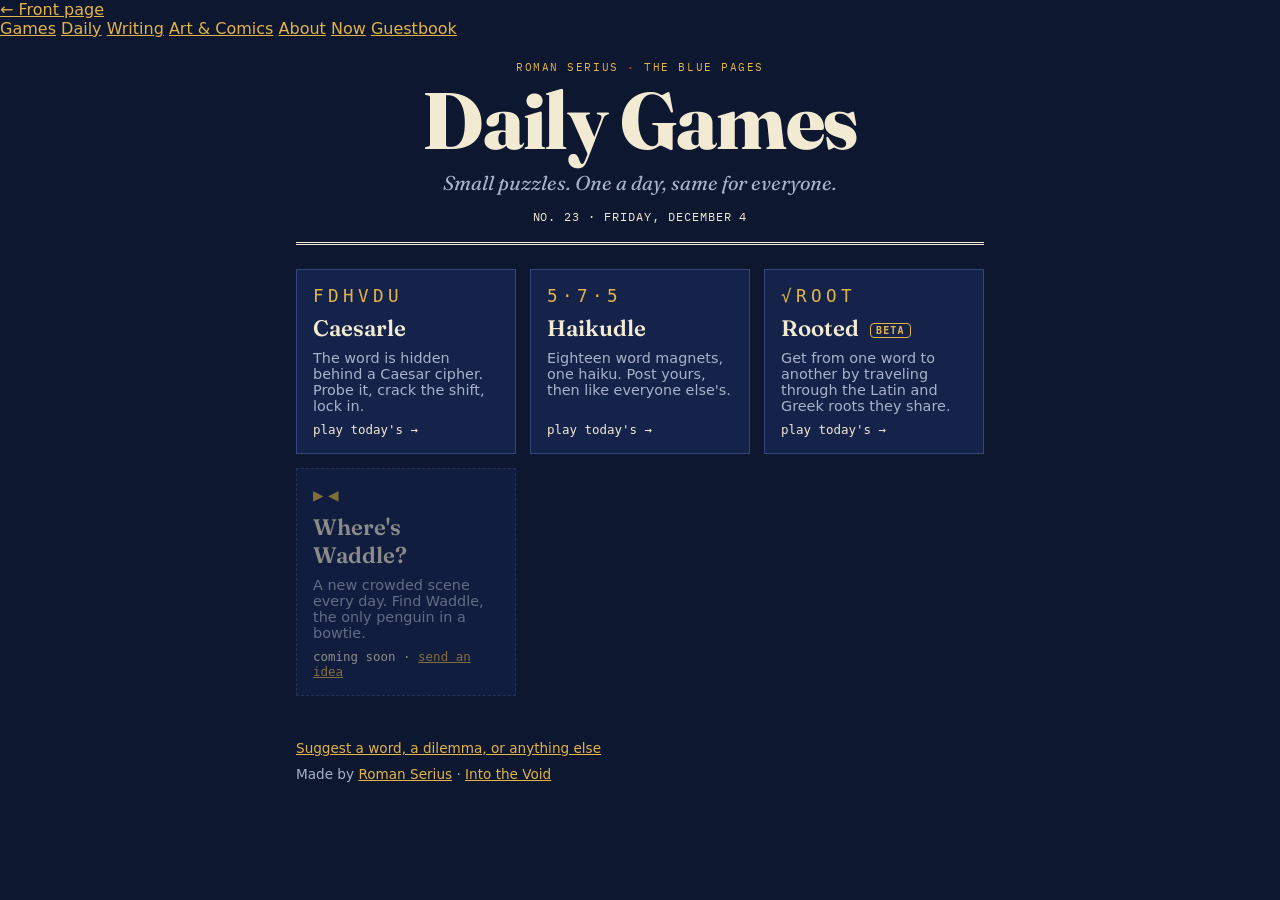
<file: index.html>
<!DOCTYPE html>
<html lang="en">
<head>
  <meta charset="utf-8">
  <meta name="viewport" content="width=device-width, initial-scale=1">
  <title>Daily Games by Roman Serius: Caesarle and more</title>
  <meta name="description" content="Free daily puzzle games by Roman Serius, including Caesarle, a Wordle-style word game hidden behind a Caesar cipher. A new puzzle every day.">
  <link rel="canonical" href="https://romanserius.com/daily-games/">
  <meta property="og:type" content="website">
  <meta property="og:site_name" content="Daily Games by Roman Serius">
  <meta property="og:title" content="Daily Games by Roman Serius">
  <meta property="og:description" content="Free daily puzzle games by Roman Serius, including Caesarle, a Wordle-style word game hidden behind a Caesar cipher. A new puzzle every day.">
  <meta property="og:url" content="https://romanserius.com/daily-games/">
  <meta property="og:image" content="https://romanserius.com/daily-games/og.png">
  <meta property="og:image:width" content="1200">
  <meta property="og:image:height" content="630">
  <meta name="twitter:card" content="summary_large_image">
  <meta name="theme-color" content="#0d1730">
  <script type="application/ld+json">
{
  "@context": "https://schema.org",
  "@type": "WebSite",
  "name": "Daily Games",
  "url": "https://romanserius.com/daily-games/",
  "description": "Free daily puzzle games by Roman Serius, including Caesarle, a Wordle-style word game hidden behind a Caesar cipher. A new puzzle every day.",
  "author": {
    "@type": "Person",
    "name": "Roman Serius",
    "url": "https://romanserius.com/"
  }
}
  </script>

  <link rel="icon" href="data:image/svg+xml,<svg xmlns=%22http://www.w3.org/2000/svg%22 viewBox=%220 0 100 100%22><rect width=%22100%22 height=%22100%22 rx=%2220%22 fill=%22%230d1730%22/><text x=%2250%22 y=%2270%22 font-size=%2260%22 text-anchor=%22middle%22 fill=%22%23e3b448%22 font-family=%22Georgia%22>D</text></svg>">
  <link rel="preconnect" href="https://fonts.googleapis.com">
  <link rel="preconnect" href="https://fonts.gstatic.com" crossorigin>
  <link href="https://fonts.googleapis.com/css2?family=Fraunces:opsz,wght@9..144,400;9..144,600;9..144,800&family=Newsreader:ital,opsz,wght@0,6..72,400;1,6..72,400&family=IBM+Plex+Mono:wght@400;500&display=swap" rel="stylesheet">
  <link rel="stylesheet" href="https://romanserius.com/assets/dateline.css">
  <link rel="stylesheet" href="shared/style.css">
  <style>
    /* Hub: a blue-pages masthead like /games/ */
    .hub { max-width: 720px; margin: 0 auto; padding: 0 16px 48px; }
    .hero { text-align: center; padding: 22px 0 18px; border-bottom: 3px double var(--ink); }
    .hero .kicker { font-style: normal; font-family: "IBM Plex Mono", var(--mono); font-size: 11px; letter-spacing: .14em; text-transform: uppercase; color: var(--gold); margin: 0 0 8px; }
    .hero .kicker b { color: var(--red); font-weight: 500; }
    .hero h1 { font-family: "Fraunces", var(--serif); font-weight: 800; font-size: clamp(44px, 10vw, 80px); line-height: .95; letter-spacing: -.02em; margin: 0; color: var(--ink); }
    .hero h1 span { color: var(--red); }
    .hero p { font-family: "Fraunces", var(--serif); font-style: italic; font-size: 20px; color: var(--muted); margin: 12px 0 0; }
    .date { font-family: "IBM Plex Mono", var(--mono); color: var(--ink); font-size: 12px; letter-spacing: .08em; text-transform: uppercase; margin-top: 14px; }
    .grid { display: grid; grid-template-columns: repeat(auto-fill, minmax(200px, 1fr)); gap: 14px; margin-top: 24px; }
    .game-card {
      display: flex; flex-direction: column; gap: 8px;
      background: var(--panel); border: 1px solid #34477a; border-radius: 0;
      padding: 16px; text-decoration: none; color: var(--ink); min-height: 170px;
      transition: transform .12s, border-color .12s;
    }
    a.game-card:hover { transform: translate(-2px, -2px); box-shadow: 4px 4px 0 var(--gold); border-color: var(--gold); }
    .game-card .glyph { font-family: var(--mono); font-size: 1.1rem; letter-spacing: .25em; color: var(--gold); }
    .game-card h2 { font-family: "Fraunces", var(--serif); font-weight: 600; margin: 0; font-size: 1.4rem; }
    .game-card p { margin: 0; color: var(--muted); font-size: .9rem; flex: 1; }
    .game-card .status { font-size: .78rem; font-family: var(--mono); }
    .game-card .status.done { color: var(--hit); }
    .game-card.soon { opacity: .55; border-style: dashed; }
    .game-card .beta { font-family: var(--mono); font-size: .62rem; letter-spacing: .12em; text-transform: uppercase; color: var(--gold); border: 1px solid currentColor; border-radius: 4px; padding: 1px 5px; vertical-align: middle; margin-left: 6px; }
    footer { margin-top: 40px; color: var(--muted); font-size: .85rem; line-height: 1.9; }
  </style>
</head>
<body>
  <header class="dateline-bar blue">
    <div class="dateline">
      <a class="dl-home" href="/">← Front page</a>
      <nav class="site-nav" aria-label="Site">
        <a href="/games/">Games</a>
        <a href="/daily-games/" aria-current="page">Daily</a>
        <a href="https://intothevoidpress.substack.com">Writing</a>
        <a href="/art-and-comics/">Art &amp; Comics</a>
        <a href="/about/">About</a>
        <a href="/now/">Now</a>
        <a href="/guestbook/">Guestbook</a>
      </nav>
    </div>
  </header>
  <main class="hub">
    <section class="hero">
      <p class="kicker">Roman Serius <b>·</b> The blue pages</p>
      <h1>Daily Games</h1>
      <p>Small puzzles. One a day, same for everyone.</p>
      <div class="date" id="today"></div>
    </section>

    <section class="grid" id="games"></section>

    <footer>
      <a href="contact/">Suggest a word, a dilemma, or anything else</a><br>
      Made by <a href="https://romanserius.com/">Roman Serius</a> ·
      <a href="https://intothevoidpress.substack.com">Into the Void</a>
    </footer>
  </main>

  <script src="shared/daily.js"></script>
  <script src="shared/games.js"></script>
  <script src="shared/analytics.js"></script>
  <script>
    // Games are listed in shared/games.js.
    const GAMES = window.GAMES;

    const day = Daily.dayNumber();
    document.getElementById("today").textContent =
      `No. ${day} · ${new Date().toLocaleDateString(undefined, { weekday: "long", month: "long", day: "numeric" })}`;

    document.getElementById("games").innerHTML = GAMES.map((g) => {
      if (g.status !== "live") {
        return `<div class="game-card soon"><div class="glyph">${g.glyph}</div><h2>${g.name}</h2><p>${g.blurb}</p><div class="status">coming soon · <a href="contact/?game=${g.id}">send an idea</a></div></div>`;
      }
      const s = Daily.loadDay(g.id, day);
      const done = s && s.status && s.status !== "playing";
      const streak = Daily.stats(g.id).streak;
      const label = done ? `✓ played today${streak ? ` · ${streak}🔥` : ""}` : "play today's →";
      return `<a class="game-card" href="${g.id}/"><div class="glyph">${g.glyph}</div><h2>${g.name}${g.beta ? ' <span class="beta">beta</span>' : ""}</h2><p>${g.blurb}</p><div class="status${done ? " done" : ""}">${label}</div></a>`;
    }).join("");
  </script>
</body>
</html>
</file>
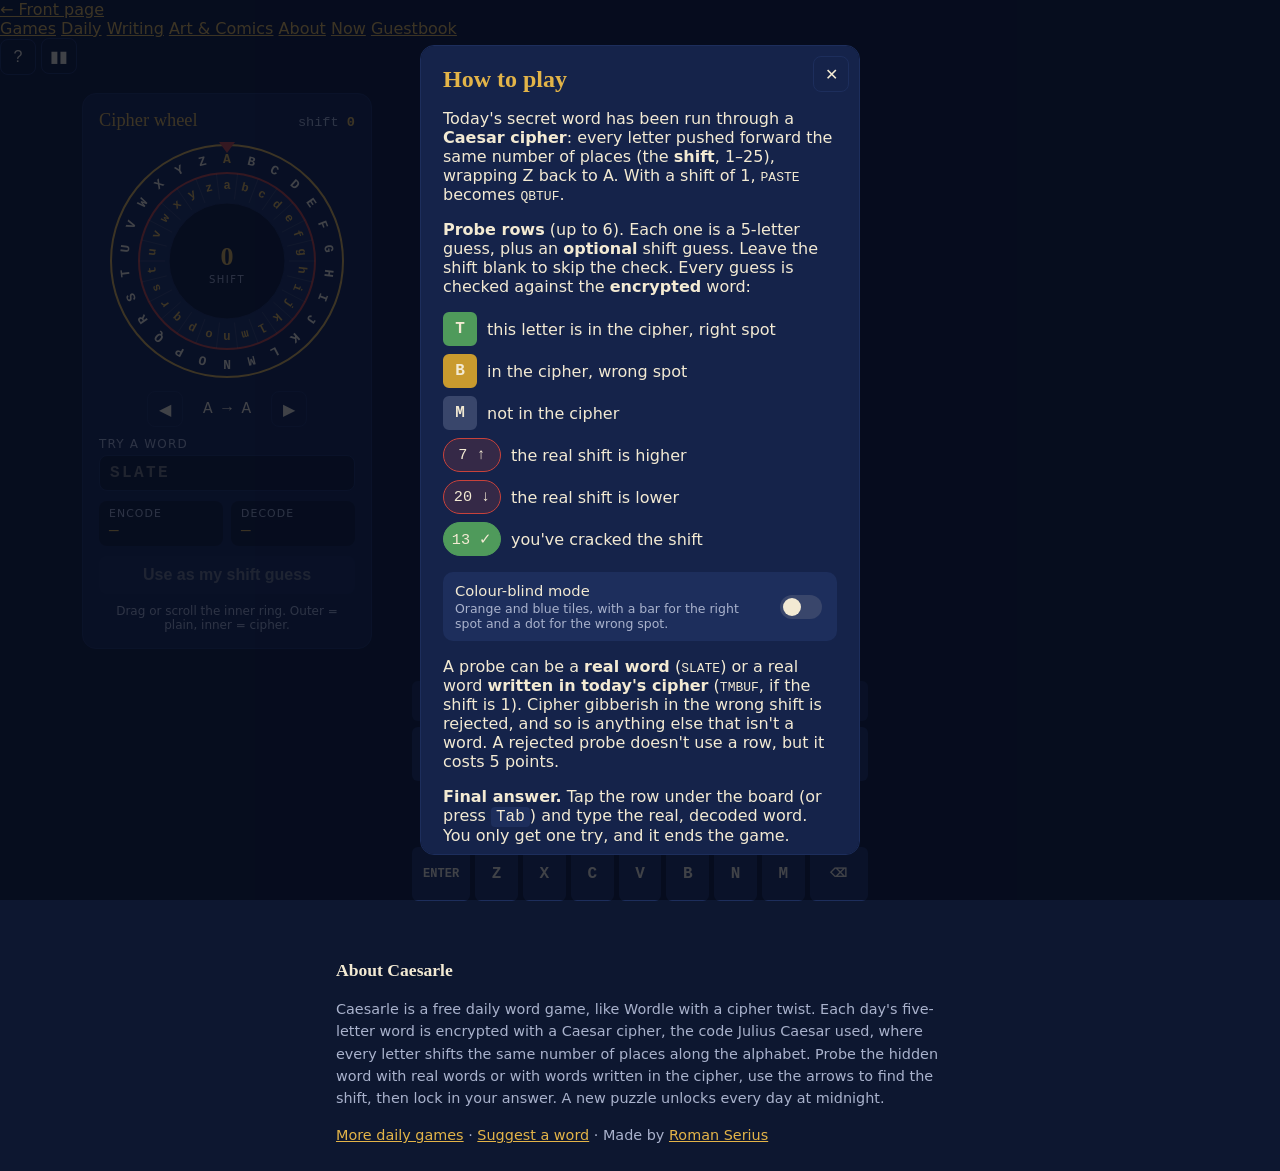
<file: caesarle/index.html>
<!DOCTYPE html>
<html lang="en">
<head>
  <meta charset="utf-8">
  <meta name="viewport" content="width=device-width, initial-scale=1, maximum-scale=1">
  <title>Caesarle: the daily Caesar cipher word game</title>
  <meta name="description" content="Caesarle is a free daily word puzzle where the answer is hidden behind a Caesar cipher. Probe the encrypted word, crack the shift, and lock in your answer. New cipher every day.">
  <link rel="canonical" href="https://romanserius.com/daily-games/caesarle/">
  <meta property="og:type" content="website">
  <meta property="og:site_name" content="Daily Games by Roman Serius">
  <meta property="og:title" content="Caesarle: the daily Caesar cipher word game">
  <meta property="og:description" content="Caesarle is a free daily word puzzle where the answer is hidden behind a Caesar cipher. Probe the encrypted word, crack the shift, and lock in your answer. New cipher every day.">
  <meta property="og:url" content="https://romanserius.com/daily-games/caesarle/">
  <meta property="og:image" content="https://romanserius.com/daily-games/caesarle/og.png">
  <meta property="og:image:width" content="1200">
  <meta property="og:image:height" content="630">
  <meta name="twitter:card" content="summary_large_image">
  <meta name="theme-color" content="#0d1730">
  <script type="application/ld+json">
{
  "@context": "https://schema.org",
  "@type": "WebApplication",
  "name": "Caesarle",
  "url": "https://romanserius.com/daily-games/caesarle/",
  "description": "Caesarle is a free daily word puzzle where the answer is hidden behind a Caesar cipher. Probe the encrypted word, crack the shift, and lock in your answer. New cipher every day.",
  "applicationCategory": "GameApplication",
  "genre": [
    "Word game",
    "Puzzle",
    "Cipher"
  ],
  "operatingSystem": "Any (web browser)",
  "isAccessibleForFree": true,
  "inLanguage": "en",
  "offers": {
    "@type": "Offer",
    "price": "0",
    "priceCurrency": "USD"
  },
  "author": {
    "@type": "Person",
    "name": "Roman Serius",
    "url": "https://romanserius.com/"
  }
}
  </script>

  <link rel="icon" href="data:image/svg+xml,<svg xmlns=%22http://www.w3.org/2000/svg%22 viewBox=%220 0 100 100%22><rect width=%22100%22 height=%22100%22 rx=%2220%22 fill=%22%230d1730%22/><text x=%2250%22 y=%2270%22 font-size=%2260%22 text-anchor=%22middle%22 fill=%22%23e3b448%22 font-family=%22Georgia%22>D</text></svg>">
  <link rel="preconnect" href="https://fonts.googleapis.com">
  <link rel="preconnect" href="https://fonts.gstatic.com" crossorigin>
  <link href="https://fonts.googleapis.com/css2?family=Fraunces:opsz,wght@9..144,400;9..144,600;9..144,800&family=Newsreader:ital,opsz,wght@0,6..72,400;1,6..72,400&family=IBM+Plex+Mono:wght@400;500&display=swap" rel="stylesheet">
  <link rel="stylesheet" href="https://romanserius.com/assets/dateline.css">
  <link rel="stylesheet" href="../shared/style.css">
  <link rel="stylesheet" href="caesarle.css">
</head>
<body>
  <header class="dateline-bar blue has-tools">
    <div class="dateline">
      <a class="dl-home" href="/">← Front page</a>
      <nav class="site-nav" aria-label="Site">
        <a href="/games/">Games</a>
        <a href="/daily-games/" aria-current="page">Daily</a>
        <a href="https://intothevoidpress.substack.com">Writing</a>
        <a href="/art-and-comics/">Art &amp; Comics</a>
        <a href="/about/">About</a>
        <a href="/now/">Now</a>
        <a href="/guestbook/">Guestbook</a>
      </nav>
      <div class="tools">
        <button class="icon-btn" id="wheelBtn" aria-label="Cipher wheel" aria-controls="wheelPanel">◎</button>
        <button class="icon-btn" id="helpBtn" aria-label="How to play">?</button>
        <button class="icon-btn" id="statsBtn" aria-label="Statistics">▮▮</button>
      </div>
    </div>
  </header>

  <div class="layout">
  <aside class="wheel-panel" id="wheelPanel" aria-label="Cipher wheel"></aside>
  <main class="game">
    <h1 class="title">Caesarle <small id="dayLabel"></small></h1>

    <section class="board" id="board" aria-live="polite" aria-label="Probe guesses"></section>

    <section class="final" id="finalArea" aria-label="Final answer">
      <div class="final-label">Final answer <span>· one shot, ends the game</span></div>
      <div class="final-row" id="finalRow" tabindex="0" role="button" aria-label="Type your final answer"></div>
      <button class="btn lock" id="lockBtn">Lock in</button>
    </section>

    <section class="keyboard" id="keyboard"></section>
  </main>
  </div>
  <div class="scrim" id="scrim"></div>

  <div class="modal" id="helpModal" role="dialog" aria-modal="true" aria-labelledby="helpTitle">
    <div class="card">
      <button class="icon-btn close" data-close>✕</button>
      <h2 id="helpTitle">How to play</h2>
      <p>Today's secret word has been run through a <b>Caesar cipher</b>:
        every letter pushed forward the same number of places (the <b>shift</b>,
        1–25), wrapping Z back to A. With a shift of 1, <code>PASTE</code>
        becomes <code>QBTUF</code>.</p>
      <p><b>Probe rows</b> (up to 6). Each one is a 5-letter guess, plus an
        <b>optional</b> shift guess. Leave the shift blank to skip the check.
        Every guess is checked against the <b>encrypted</b> word:</p>
      <ul class="legend">
        <li><span class="tile hit">T</span> this letter is in the cipher, right spot</li>
        <li><span class="tile near">B</span> in the cipher, wrong spot</li>
        <li><span class="tile miss">M</span> not in the cipher</li>
        <li><span class="badge done">7 ↑</span> the real shift is higher</li>
        <li><span class="badge done">20 ↓</span> the real shift is lower</li>
        <li><span class="badge exact">13 ✓</span> you've cracked the shift</li>
      </ul>
      <label class="setting">
        <span>Colour-blind mode
          <small>Orange and blue tiles, with a bar for the right spot and a dot for the wrong spot.</small></span>
        <input type="checkbox" id="cbMode" role="switch">
      </label>
      <p>A probe can be a <b>real word</b> (<code>SLATE</code>) or a real word
        <b>written in today's cipher</b> (<code>TMBUF</code>, if the shift is 1).
        Cipher gibberish in the wrong shift is rejected, and so is anything else
        that isn't a word. A rejected probe doesn't use a row, but it costs 5 points.</p>
      <p><b>Final answer.</b> Tap the row under the board (or press <kbd>Tab</kbd>)
        and type the real, decoded word. You only get one try, and it ends the game.</p>
      <h3>Points</h3>
      <table class="points">
        <tr><td>Correct final answer</td><td>+100</td></tr>
        <tr><td>🏛️ No probes (Veni, vidi, vici)</td><td>+60</td></tr>
        <tr><td>1 probe</td><td>+30</td></tr>
        <tr><td>2 probes</td><td>+20</td></tr>
        <tr><td>3 probes</td><td>+10</td></tr>
        <tr><td>4 probes</td><td>0</td></tr>
        <tr><td>5 probes</td><td>−10</td></tr>
        <tr><td>6 probes</td><td>−20</td></tr>
        <tr><td>🔑 Cracked the key (hit the exact shift)</td><td>+25</td></tr>
        <tr><td>🕶️ No shift checks (never entered a shift guess)</td><td>+50</td></tr>
        <tr><td>📜 Speaks cipher (a probe accepted only in cipher)</td><td>+15</td></tr>
        <tr><td>🙈 Ignored the signs (a shift guess the arrows already ruled out)</td><td>−10 each</td></tr>
        <tr><td>🗡️ Et tu? (probed the real answer instead of locking it in)</td><td>−15</td></tr>
        <tr><td>🚫 Barbarians at the gate (a probe rejected as not-a-word)</td><td>−5 each</td></tr>
        <tr><td>💀 Wrong final answer (no bonuses; rejections still count)</td><td>−25</td></tr>
      </table>
      <p class="muted">The <b>◎ cipher wheel</b> on the left lets you line up the two
        alphabets at any shift and test words. It's a scratchpad and doesn't know today's answer.</p>
      <p class="muted">Think a word should (or shouldn't) be in the game?
        <a href="../contact/?game=caesarle">Tell me</a>.</p>
      <p class="muted">Keyboard: letters to type, digits for the shift,
        <kbd>Enter</kbd> to probe (shift optional), <kbd>Tab</kbd> to switch to the final answer.</p>
    </div>
  </div>

  <div class="modal" id="confirmModal" role="dialog" aria-modal="true" aria-labelledby="confirmTitle">
    <div class="card">
      <h2 id="confirmTitle">Lock in <span id="confirmWord"></span>?</h2>
      <p>This is your only final answer. The game ends either way.</p>
      <div class="actions">
        <button class="btn" id="confirmYes">Lock it in</button>
        <button class="btn secondary" data-close>Keep probing</button>
      </div>
    </div>
  </div>

  <div class="modal" id="statsModal" role="dialog" aria-modal="true" aria-labelledby="statsTitle">
    <div class="card">
      <button class="icon-btn close" data-close>✕</button>
      <div id="endBlock" class="end-block"></div>
      <h2 id="statsTitle">Statistics</h2>
      <div id="statsBody"></div>
    </div>
  </div>

  <footer class="about">
    <h2>About Caesarle</h2>
    <p>Caesarle is a free daily word game, like Wordle with a cipher twist. Each day's
      five-letter word is encrypted with a Caesar cipher, the code Julius Caesar used,
      where every letter shifts the same number of places along the alphabet. Probe the
      hidden word with real words or with words written in the cipher, use the arrows to
      find the shift, then lock in your answer. A new puzzle unlocks every day at midnight.</p>
    <p><a href="../">More daily games</a> · <a href="../contact/?game=caesarle">Suggest a word</a> · Made by <a href="https://romanserius.com/">Roman Serius</a></p>
  </footer>

  <div class="toast" id="toast"></div>

  <script src="../shared/daily.js"></script>
  <script src="../shared/games.js"></script>
  <script src="../shared/analytics.js"></script>
  <script src="../shared/wheel.js"></script>
  <script src="words.js"></script>
  <script src="caesarle.js"></script>
</body>
</html>
</file>
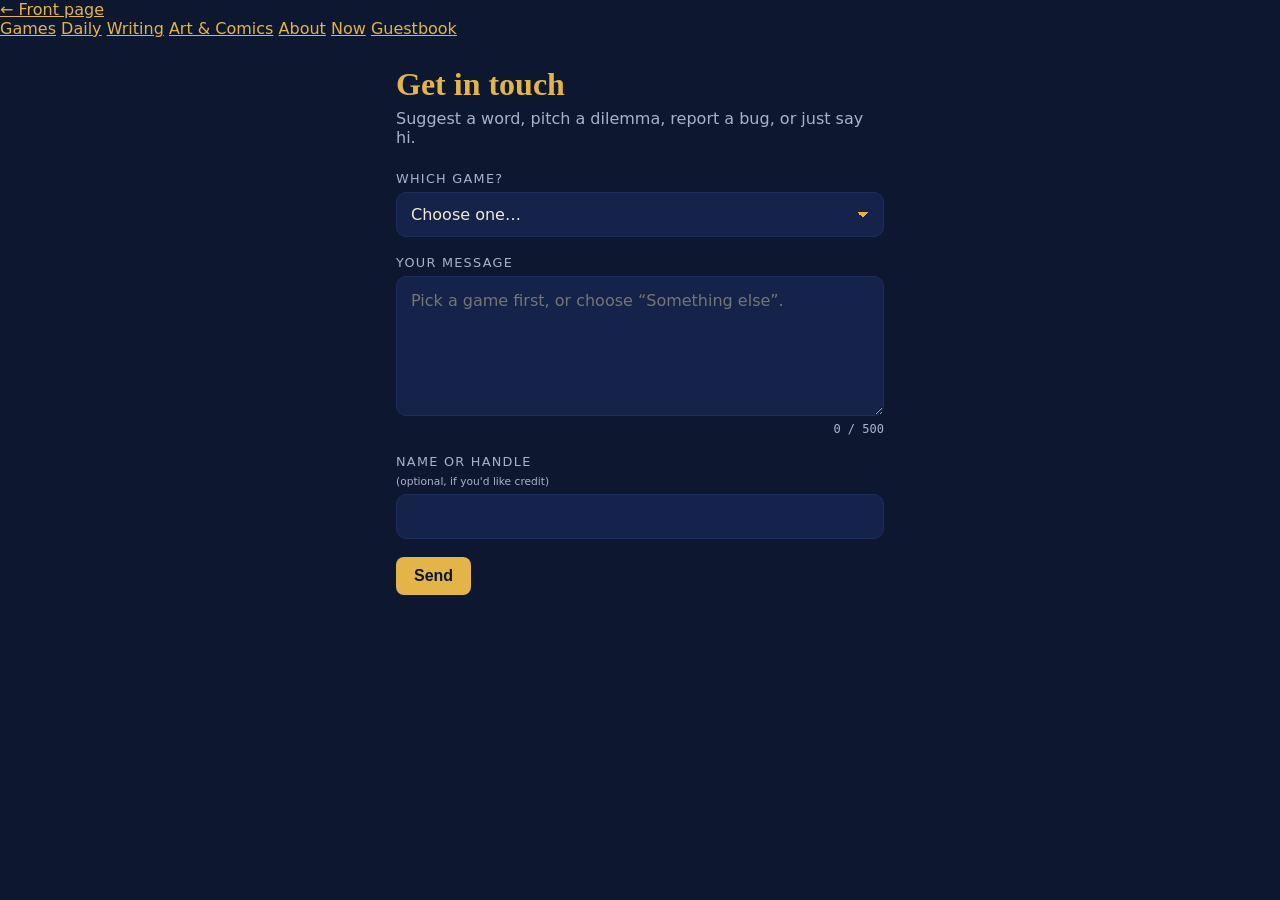
<file: contact/index.html>
<!DOCTYPE html>
<html lang="en">
<head>
  <meta charset="utf-8">
  <meta name="viewport" content="width=device-width, initial-scale=1">
  <title>Contact · Daily Games</title>
  <meta name="description" content="Suggest a word for Caesarle or Haikudle, an idea for Where's Waddle, or report a problem.">
  <link rel="canonical" href="https://romanserius.com/daily-games/contact/">
  <meta property="og:type" content="website">
  <meta property="og:site_name" content="Daily Games by Roman Serius">
  <meta property="og:title" content="Contact · Daily Games">
  <meta property="og:description" content="Suggest a word, pitch a dilemma, or report a problem.">
  <meta property="og:url" content="https://romanserius.com/daily-games/contact/">
  <meta property="og:image" content="https://romanserius.com/daily-games/og.png">
  <meta property="og:image:width" content="1200">
  <meta property="og:image:height" content="630">
  <meta name="twitter:card" content="summary_large_image">
  <meta name="theme-color" content="#0d1730">

  <link rel="icon" href="data:image/svg+xml,<svg xmlns=%22http://www.w3.org/2000/svg%22 viewBox=%220 0 100 100%22><rect width=%22100%22 height=%22100%22 rx=%2220%22 fill=%22%230d1730%22/><text x=%2250%22 y=%2270%22 font-size=%2260%22 text-anchor=%22middle%22 fill=%22%23e3b448%22 font-family=%22Georgia%22>D</text></svg>">
  <link rel="preconnect" href="https://fonts.googleapis.com">
  <link rel="preconnect" href="https://fonts.gstatic.com" crossorigin>
  <link href="https://fonts.googleapis.com/css2?family=Fraunces:opsz,wght@9..144,400;9..144,600;9..144,800&family=Newsreader:ital,opsz,wght@0,6..72,400;1,6..72,400&family=IBM+Plex+Mono:wght@400;500&display=swap" rel="stylesheet">
  <link rel="stylesheet" href="https://romanserius.com/assets/dateline.css">
  <link rel="stylesheet" href="../shared/style.css">
  <style>
    .contact { max-width: 520px; margin: 0 auto; padding: 28px 16px 48px; }
    .contact h1 { font-family: var(--serif); color: var(--gold); margin: 0 0 6px; font-size: 2rem; }
    .contact .lead { color: var(--muted); margin: 0 0 24px; }
    form { display: grid; gap: 18px; }
    label { display: grid; gap: 6px; font-size: 0.8rem; text-transform: uppercase; letter-spacing: 0.1em; color: var(--muted); }
    label small { text-transform: none; letter-spacing: 0; }
    select, textarea, input[type=text] {
      background: var(--panel); color: var(--ink); border: 1px solid var(--panel-2); border-radius: 10px;
      padding: 12px 14px; font: 1rem var(--sans); width: 100%;
    }
    select:focus, textarea:focus, input[type=text]:focus { outline: none; border-color: var(--gold); }
    select { appearance: none; background-image: linear-gradient(45deg, transparent 50%, var(--gold) 50%), linear-gradient(135deg, var(--gold) 50%, transparent 50%);
      background-position: calc(100% - 20px) 50%, calc(100% - 14px) 50%; background-size: 6px 6px; background-repeat: no-repeat; padding-right: 40px; }
    textarea { min-height: 140px; resize: vertical; line-height: 1.45; }
    .count { text-align: right; font-family: var(--mono); font-size: 0.75rem; color: var(--muted); text-transform: none; letter-spacing: 0; }
    .count.near { color: var(--gold); }
    .hp { position: absolute; left: -9999px; }
    .row-end { display: flex; align-items: center; gap: 14px; flex-wrap: wrap; }
    .status { font-size: 0.9rem; color: var(--muted); }
    .status.err { color: var(--red); }
    .done { text-align: center; padding: 36px 16px; background: var(--panel); border: 1px solid var(--panel-2); border-radius: 14px; }
    .done h2 { font-family: var(--serif); color: var(--gold); margin: 0 0 8px; }
    .done p { color: var(--muted); }
    .notice { background: #2a0f12; border: 1px solid var(--red); border-radius: 10px; padding: 10px 14px; font-size: 0.85rem; margin-bottom: 18px; }
    .notice code { font-family: var(--mono); color: var(--gold); }
    pre.preview { white-space: pre-wrap; font: 0.8rem var(--mono); background: var(--bg); padding: 10px; border-radius: 8px; text-align: left; color: var(--ink); }
  </style>
</head>
<body>
  <header class="dateline-bar blue">
    <div class="dateline">
      <a class="dl-home" href="/">← Front page</a>
      <nav class="site-nav" aria-label="Site">
        <a href="/games/">Games</a>
        <a href="/daily-games/">Daily</a>
        <a href="https://intothevoidpress.substack.com">Writing</a>
        <a href="/art-and-comics/">Art &amp; Comics</a>
        <a href="/about/">About</a>
        <a href="/now/">Now</a>
        <a href="/guestbook/">Guestbook</a>
      </nav>
    </div>
  </header>

  <main class="contact">
    <h1>Get in touch</h1>
    <p class="lead">Suggest a word, pitch a dilemma, report a bug, or just say hi.</p>

    <div id="notice"></div>

    <form id="form" novalidate>
      <label>Which game?
        <select name="game" id="game" required></select>
      </label>

      <label>Your message
        <textarea name="message" id="message" maxlength="500" required></textarea>
        <span class="count" id="count">0 / 500</span>
      </label>

      <label>Name or handle <small>(optional, if you'd like credit)</small>
        <input type="text" name="name" id="name" maxlength="60" autocomplete="nickname">
      </label>

      <!-- spam trap: real people never see or tick this -->
      <input type="checkbox" name="botcheck" class="hp" tabindex="-1" autocomplete="off">

      <div class="row-end">
        <button class="btn" type="submit" id="send">Send</button>
        <span class="status" id="status" role="status"></span>
      </div>
    </form>

    <div class="done" id="done" hidden>
      <h2 id="doneTitle">Thanks!</h2>
      <p id="doneText">Your message is on its way.</p>
      <div id="donePreview"></div>
      <p><a href="../">Back to the games</a> · <a href="" id="again">Send another</a></p>
    </div>
  </main>

  <script src="../shared/daily.js"></script>
  <script src="../shared/games.js"></script>
  <script src="../shared/analytics.js"></script>
  <script>
    (function () {
      const $ = (id) => document.getElementById(id);
      const KEY = (window.SITE && window.SITE.contactKey) || "";
      const HOOK = (window.SITE && window.SITE.discordWebhook) || "";
      const READY = !!(KEY || HOOK);
      const MAX = 500;

      // Dropdown: every game, then general options
      const options = [
        ...window.GAMES.map((g) => ({ id: g.id, name: g.name, hint: g.suggest })),
        { id: "site", name: "The site in general", hint: "Something about the site, a new game idea, or a problem…" },
        { id: "other", name: "Something else", hint: "What's on your mind?" },
      ];
      $("game").innerHTML =
        `<option value="" disabled selected>Choose one…</option>` +
        options.map((o) => `<option value="${o.id}">${o.name}</option>`).join("");

      // ?game=caesarle preselects a game (used by links from each game)
      const pre = new URLSearchParams(location.search).get("game");
      if (options.some((o) => o.id === pre)) $("game").value = pre;

      function updateHint() {
        const o = options.find((x) => x.id === $("game").value);
        $("message").placeholder = o ? o.hint : "Pick a game first, or choose “Something else”.";
      }
      function updateCount() {
        const n = $("message").value.length;
        $("count").textContent = `${n} / ${MAX}`;
        $("count").classList.toggle("near", n > MAX - 50);
      }
      $("game").addEventListener("change", updateHint);
      $("message").addEventListener("input", updateCount);
      updateHint();
      updateCount();

      if (!READY) {
        $("notice").innerHTML = Daily.TEST
          ? `<div class="notice"><b>Test mode:</b> the form isn't connected yet, so Send shows what would be sent instead. Add a Discord webhook (<code>discordWebhook</code>) or a Web3Forms key (<code>contactKey</code>) in <code>shared/games.js</code>.</div>`
          : `<div class="notice">The contact form isn't set up yet. Please check back soon.</div>`;
      }

      function setStatus(msg, err) {
        $("status").textContent = msg;
        $("status").classList.toggle("err", !!err);
      }

      $("form").addEventListener("submit", async (e) => {
        e.preventDefault();
        const game = options.find((o) => o.id === $("game").value);
        const message = $("message").value.trim();
        if (!game) { $("game").focus(); return setStatus("Pick which game this is about.", true); }
        if (message.length < 3) { $("message").focus(); return setStatus("Write a short message first.", true); }

        const payload = {
          access_key: KEY,
          subject: `[Daily Games] ${game.name}`,
          from_name: "Daily Games contact form",
          game: game.name,
          message,
          name: $("name").value.trim() || "(not given)",
          page: document.referrer || "(direct)",
          botcheck: $("form").botcheck.checked,
        };

        if (!READY) {
          if (!Daily.TEST) return setStatus("The contact form isn't set up yet.", true);
          const { access_key, botcheck, ...shown } = payload;
          $("doneTitle").textContent = "Preview";
          $("doneText").textContent = "Test mode: nothing was sent. This is what you'd receive:";
          showDone(`<pre class="preview">${escapeHtml(JSON.stringify(shown, null, 2))}</pre>`);
          return;
        }

        if (payload.botcheck) return showDone(""); // a bot ticked the trap: pretend it worked, send nothing

        $("send").disabled = true;
        setStatus("Sending…");
        const jobs = [];
        if (HOOK) jobs.push(sendDiscord(payload));
        if (KEY) jobs.push(sendEmail(payload));
        const results = await Promise.allSettled(jobs);
        $("send").disabled = false;
        if (results.some((r) => r.status === "fulfilled")) { showDone(""); if (window.track) track("contact/sent", "Contact form sent"); }
        else setStatus((results[0] && results[0].reason && results[0].reason.message) || "Something went wrong. Please try again.", true);
      });

      // Discord: posts an embed into the webhook's channel. Mentions are switched
      // off so nobody can ping @everyone through the form.
      async function sendDiscord(p) {
        const res = await fetch(HOOK, {
          method: "POST",
          headers: { "Content-Type": "application/json" },
          body: JSON.stringify({
            username: "Daily Games",
            allowed_mentions: { parse: [] },
            embeds: [{
              title: p.game,
              description: p.message.slice(0, 2000),
              color: 0xe3b448,
              fields: [
                { name: "From", value: p.name.slice(0, 100), inline: true },
                { name: "Sent from", value: p.page.slice(0, 200), inline: true },
              ],
              timestamp: new Date().toISOString(),
            }],
          }),
        }).catch(() => { throw new Error("Couldn't reach the server. Check your connection and try again."); });
        if (!res.ok) throw new Error(res.status === 429 ? "Too many messages right now. Try again in a minute." : "Something went wrong. Please try again.");
      }

      // Email via Web3Forms
      async function sendEmail(p) {
        const res = await fetch("https://api.web3forms.com/submit", {
          method: "POST",
          headers: { "Content-Type": "application/json", Accept: "application/json" },
          body: JSON.stringify(p),
        }).catch(() => { throw new Error("Couldn't reach the server. Check your connection and try again."); });
        const json = await res.json().catch(() => ({}));
        if (res.status !== 200) throw new Error(json.message || "Something went wrong. Please try again.");
      }

      function showDone(extra) {
        $("form").hidden = true;
        $("done").hidden = false;
        $("donePreview").innerHTML = extra;
      }
      $("again").addEventListener("click", (e) => {
        e.preventDefault();
        $("message").value = "";
        updateCount();
        setStatus("");
        $("done").hidden = true;
        $("form").hidden = false;
        $("message").focus();
      });

      function escapeHtml(s) {
        return s.replace(/[&<>"]/g, (c) => ({ "&": "&amp;", "<": "&lt;", ">": "&gt;", '"': "&quot;" }[c]));
      }
    })();
  </script>
</body>
</html>
</file>
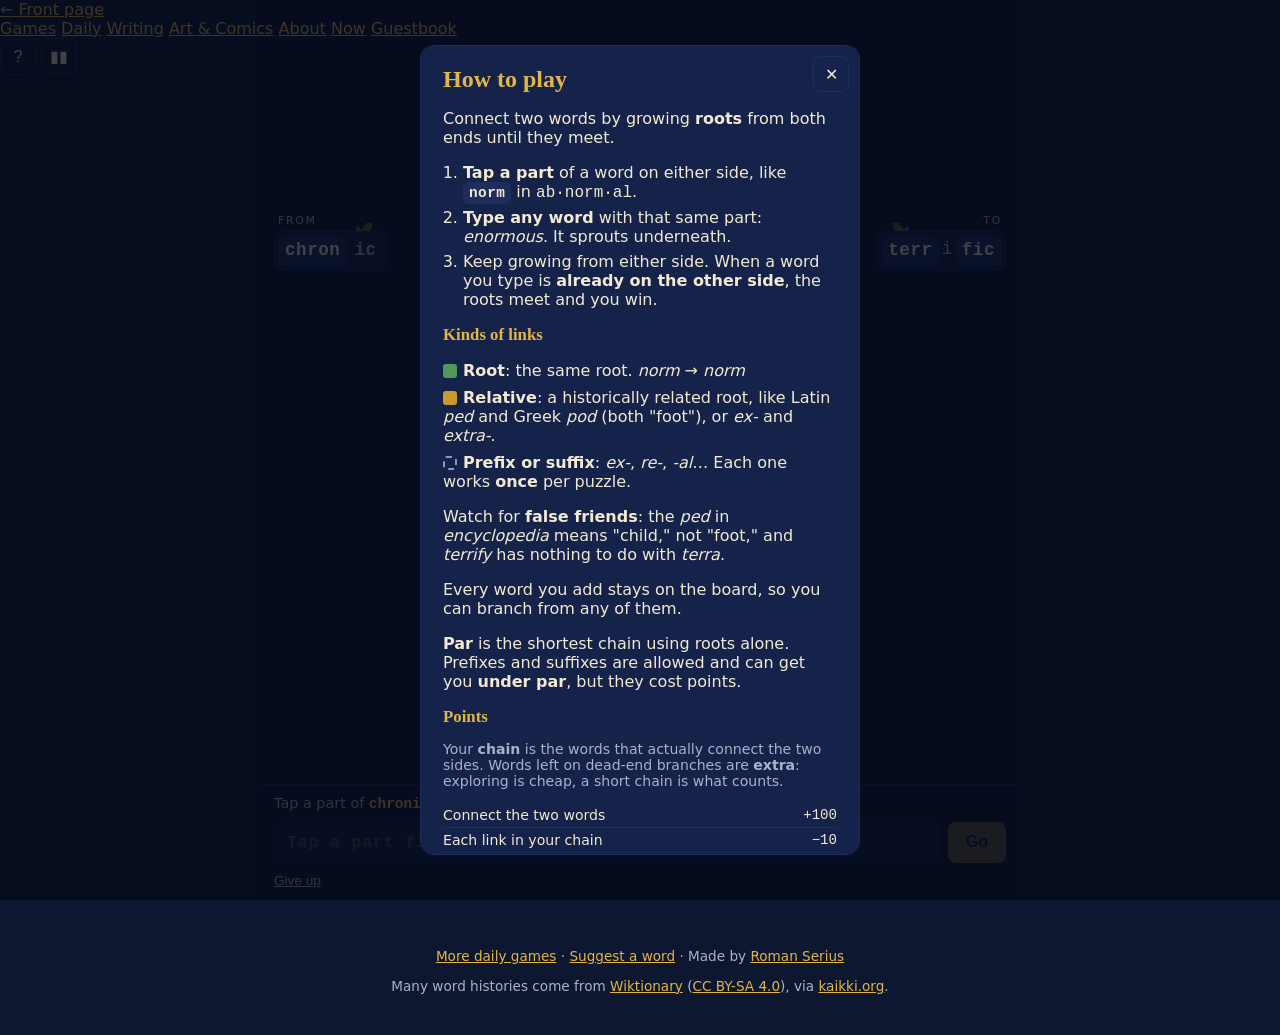
<file: rooted/index.html>
<!DOCTYPE html>
<html lang="en">
<head>
  <meta charset="utf-8">
  <meta name="viewport" content="width=device-width, initial-scale=1, maximum-scale=1">
  <title>Rooted: the daily word-root journey</title>
  <meta name="description" content="Rooted is a free daily word game. Travel from one English word to another through the roots they share: Latin, Greek and Old English.">
  <meta name="robots" content="noindex">
  <meta name="theme-color" content="#0d1730">
  <link rel="icon" href="data:image/svg+xml,<svg xmlns=%22http://www.w3.org/2000/svg%22 viewBox=%220 0 100 100%22><rect width=%22100%22 height=%22100%22 rx=%2220%22 fill=%22%230d1730%22/><text x=%2250%22 y=%2270%22 font-size=%2260%22 text-anchor=%22middle%22 fill=%22%23e3b448%22 font-family=%22Georgia%22>R</text></svg>">
  <link rel="preconnect" href="https://fonts.googleapis.com">
  <link rel="preconnect" href="https://fonts.gstatic.com" crossorigin>
  <link href="https://fonts.googleapis.com/css2?family=Fraunces:opsz,wght@9..144,400;9..144,600;9..144,800&family=Newsreader:ital,opsz,wght@0,6..72,400;1,6..72,400&family=IBM+Plex+Mono:wght@400;500&display=swap" rel="stylesheet">
  <link rel="stylesheet" href="https://romanserius.com/assets/dateline.css">
  <link rel="stylesheet" href="../shared/style.css">
  <link rel="stylesheet" href="rooted.css?v=24">
</head>
<body>
  <header class="dateline-bar blue has-tools">
    <div class="dateline">
      <a class="dl-home" href="/">← Front page</a>
      <nav class="site-nav" aria-label="Site">
        <a href="/games/">Games</a>
        <a href="/daily-games/" aria-current="page">Daily</a>
        <a href="https://intothevoidpress.substack.com">Writing</a>
        <a href="/art-and-comics/">Art &amp; Comics</a>
        <a href="/about/">About</a>
        <a href="/now/">Now</a>
        <a href="/guestbook/">Guestbook</a>
      </nav>
      <div class="tools">
        <button class="icon-btn" id="helpBtn" aria-label="How to play">?</button>
        <button class="icon-btn" id="statsBtn" aria-label="Statistics">▮▮</button>
      </div>
    </div>
  </header>

  <main class="game">
    <h1 class="title">Rooted <small id="dayLabel"></small></h1>
    <p class="beta-note"><b>Beta</b> · The dictionary is still growing. When a real word gets rejected, it's logged anonymously so it can be added.</p>

    <div class="score" id="score"></div>

    <section class="trees" id="trees" aria-live="polite">
      <canvas class="roots-bg" id="rootsBg" aria-hidden="true"></canvas>
      <canvas class="roots-px" id="rootsPx" aria-hidden="true"></canvas>
      <svg class="roots" id="roots" aria-hidden="true"></svg>
      <div class="tree left" id="treeL" aria-label="Roots growing from the first word"></div>
      <div class="tree right" id="treeR" aria-label="Roots growing from the second word"></div>
    </section>
    <div class="bridge" id="bridge"></div>

    <section class="dock" id="dock">
      <div class="part-info" id="partInfo"></div>
      <form class="move" id="moveForm" autocomplete="off">
        <input id="moveInput" type="text" inputmode="text" autocapitalize="none" autocorrect="off" spellcheck="false" placeholder="Tap a part first" disabled>
        <button class="btn" id="goBtn" disabled>Go</button>
      </form>
      <div class="endless-bar" id="endlessBar" hidden></div>
      <div class="dock-foot">
        <button class="link-btn" id="giveUpBtn" type="button">Give up</button>
      </div>
    </section>
  </main>

  <div class="modal" id="helpModal" role="dialog" aria-modal="true" aria-labelledby="helpTitle">
    <div class="card">
      <button class="icon-btn close" data-close>✕</button>
      <h2 id="helpTitle">How to play</h2>
      <p>Connect two words by growing <b>roots</b> from both ends until they meet.</p>
      <ol class="steps">
        <li><b>Tap a part</b> of a word on either side, like <span class="chip demo">norm</span> in
          <span class="demo-word">ab·norm·al</span>.</li>
        <li><b>Type any word</b> with that same part: <i>enormous</i>. It sprouts underneath.</li>
        <li>Keep growing from either side. When a word you type is <b>already on the other side</b>,
          the roots meet and you win.</li>
      </ol>
      <h3>Kinds of links</h3>
      <ul class="legend">
        <li><span class="sq root"></span><b>Root</b>: the same root. <i>norm</i> → <i>norm</i></li>
        <li><span class="sq rel"></span><b>Relative</b>: a historically related root, like Latin
          <i>ped</i> and Greek <i>pod</i> (both "foot"), or <i>ex-</i> and <i>extra-</i>.</li>
        <li><span class="sq hub"></span><b>Prefix or suffix</b>: <i>ex-</i>, <i>re-</i>, <i>-al</i>…
          Each one works <b>once</b> per puzzle.</li>
      </ul>
      <p>Watch for <b>false friends</b>: the <i>ped</i> in <i>encyclopedia</i> means "child,"
        not "foot," and <i>terrify</i> has nothing to do with <i>terra</i>.</p>
      <p>Every word you add stays on the board, so you can branch from any of them.</p>
      <p><b>Par</b> is the shortest chain using roots alone. Prefixes and suffixes are allowed and can get
        you <b>under par</b>, but they cost points.</p>
      <h3>Points</h3>
      <p class="muted">Your <b>chain</b> is the words that actually connect the two sides. Words left on
        dead-end branches are <b>extra</b>: exploring is cheap, a short chain is what counts.</p>
      <table class="points">
        <tr><td>Connect the two words</td><td>+100</td></tr>
        <tr><td>Each link in your chain</td><td>−10</td></tr>
        <tr><td>Each prefix or suffix link in your chain (⬜)</td><td>−15 more</td></tr>
        <tr><td>Each extra word</td><td>−5</td></tr>
        <tr><td>🌳 Pure roots: no prefix or suffix links in your chain</td><td>+60</td></tr>
      </table>
      <p class="muted">Par is the shortest chain using roots alone, so the most you can score is a pure chain at par with no extra words: 120 on a par-4 puzzle, 130 on par 3. A pure-roots chain beats any shortcut, even a few links over par.</p>
      <label class="setting">
        <span>Colour-blind mode
          <small>Orange and blue instead of green and yellow.</small></span>
        <input type="checkbox" id="cbMode" role="switch">
      </label>
      <p class="muted">Rooted's word list is hand-made and still small. Missing a word you
        know? <a href="../contact/?game=rooted">Tell me</a>.</p>
    </div>
  </div>

  <div class="modal" id="statsModal" role="dialog" aria-modal="true" aria-labelledby="statsTitle">
    <div class="card">
      <button class="icon-btn close" data-close>✕</button>
      <div id="endBlock" class="end-block"></div>
      <h2 id="statsTitle">Statistics</h2>
      <div id="statsBody"></div>
    </div>
  </div>

  <div class="modal" id="confirmModal" role="dialog" aria-modal="true" aria-labelledby="confirmTitle">
    <div class="card">
      <h2 id="confirmTitle">Give up?</h2>
      <p>You'll see a shortest path, and today counts as a loss.</p>
      <div class="actions">
        <button class="btn" id="confirmYes">Show me</button>
        <button class="btn secondary" data-close>Keep digging</button>
      </div>
    </div>
  </div>

  <footer class="about">
    <p><a href="../">More daily games</a> · <a href="../contact/?game=rooted">Suggest a word</a> · Made by <a href="https://romanserius.com/">Roman Serius</a></p>
    <p>Many word histories come from <a href="https://en.wiktionary.org/">Wiktionary</a> (<a href="https://creativecommons.org/licenses/by-sa/4.0/">CC BY-SA 4.0</a>), via <a href="https://kaikki.org/">kaikki.org</a>.</p>
  </footer>

  <div class="toast" id="toast"></div>

  <script src="../shared/daily.js"></script>
  <script src="../shared/games.js"></script>
  <script src="../shared/analytics.js"></script>
  <script src="words.js?v=24"></script>
  <script src="words_wiki.js?v=24"></script>
  <script src="puzzles.js?v=24"></script>
  <script src="core.js?v=24"></script>
  <script src="rooted.js?v=24"></script>
</body>
</html>
</file>
<file: shared/style.css>
/* Shared look for the hub and every game. Palette follows the Roman Serius
   "RR" monogram: gold on deep blue with a red accent. Swap values here. */
:root {
  --bg: #0d1730;
  --panel: #15234a;
  --panel-2: #1d2e5c;
  --ink: #f3ead3;
  --muted: #a9b2cc;
  --gold: #e3b448;
  --red: #c8423b;
  --hit: #4f9a5b;      /* right letter, right spot */
  --near: #c99a2e;     /* right letter, wrong spot */
  --miss: #39466b;     /* not in word */
  --radius: 10px;
  --mono: ui-monospace, "SF Mono", Menlo, Consolas, monospace;
  --serif: "Iowan Old Style", "Palatino Linotype", Palatino, Georgia, serif;
  --sans: system-ui, -apple-system, "Segoe UI", sans-serif;
  color-scheme: dark;
}

* { box-sizing: border-box; }

html, body {
  margin: 0;
  background: var(--bg);
  color: var(--ink);
  font-family: var(--sans);
  -webkit-tap-highlight-color: transparent;
}

a { color: var(--gold); }

/* The site header (dateline) is shared with the rest of romanserius.com:
   https://romanserius.com/assets/dateline.css (homepage repo). */

.icon-btn {
  background: none;
  border: 1px solid var(--panel-2);
  color: var(--ink);
  border-radius: 8px;
  min-width: 36px;
  height: 36px;
  font-size: 1rem;
  cursor: pointer;
}
.icon-btn:hover { border-color: var(--gold); }

.btn {
  background: var(--gold);
  color: var(--bg);
  border: 0;
  border-radius: 8px;
  padding: 10px 18px;
  font-weight: 700;
  font-size: 1rem;
  cursor: pointer;
}
.btn.secondary { background: var(--panel-2); color: var(--ink); }

/* Modal dialogs (help, stats) */
.modal {
  position: fixed;
  inset: 0;
  background: rgba(5, 10, 25, 0.75);
  display: none;
  align-items: center;
  justify-content: center;
  padding: 16px;
  z-index: 50;
}
.modal.open { display: flex; }
.modal .card {
  background: var(--panel);
  border: 1px solid var(--panel-2);
  border-radius: 14px;
  max-width: 440px;
  width: 100%;
  max-height: 90vh;
  overflow: auto;
  padding: 20px 22px;
  position: relative;
}
.modal h2 { font-family: var(--serif); color: var(--gold); margin: 0 0 10px; }
.modal .close { position: absolute; top: 10px; right: 10px; }

.toast {
  position: fixed;
  top: 64px;
  left: 50%;
  transform: translateX(-50%);
  background: var(--ink);
  color: var(--bg);
  padding: 8px 14px;
  border-radius: 8px;
  font-weight: 700;
  opacity: 0;
  pointer-events: none;
  transition: opacity 0.2s;
  z-index: 60;
}
.toast.show { opacity: 1; }

/* Stats block reused by every game */
.stat-row { display: flex; justify-content: space-around; text-align: center; margin: 8px 0 14px; }
.stat-row b { display: block; font-size: 1.6rem; }
.stat-row small { color: var(--muted); font-size: 0.72rem; }
.dist { display: grid; gap: 4px; margin-bottom: 14px; }
.dist .bar { display: flex; align-items: center; gap: 6px; font-family: var(--mono); font-size: 0.85rem; }
.dist .fill { background: var(--miss); padding: 2px 6px; text-align: right; min-width: 22px; border-radius: 3px; }
.dist .fill.today { background: var(--hit); }

@media (prefers-reduced-motion: reduce) {
  * { animation: none !important; transition: none !important; }
}

/* ---------- Cipher wheel (shared/wheel.js) ---------- */
.wheel { display: flex; flex-direction: column; align-items: center; gap: 10px; }
.wheel-head { width: 100%; display: flex; justify-content: space-between; align-items: baseline; }
.wheel-title { font-family: var(--serif); color: var(--gold); font-size: 1.15rem; }
.wheel-shift { color: var(--muted); font-family: var(--mono); font-size: 0.85rem; }
.wheel-shift b { color: var(--gold); }
.wheel-stage { width: 240px; height: 240px; touch-action: none; cursor: grab; border-radius: 50%; outline: none; }
.wheel-stage:active { cursor: grabbing; }
.wheel-stage:focus-visible { box-shadow: 0 0 0 3px rgba(227, 180, 72, 0.5); }
.wheel-svg { width: 100%; height: 100%; display: block; user-select: none; }
.w-outer { fill: var(--panel); stroke: var(--gold); stroke-width: 2; }
.w-plain { fill: var(--ink); font: 700 13px var(--mono); text-anchor: middle; dominant-baseline: central; }
.w-plain.top { fill: var(--gold); }
.w-inner { transform-origin: 120px 120px; transition: transform 0.25s ease; }
.w-inner.instant { transition: none; }
.w-disk { fill: var(--panel-2); stroke: var(--red); stroke-width: 2; }
.w-tick { stroke: rgba(243, 234, 211, 0.12); stroke-width: 1; }
.w-cipher { fill: var(--gold); font: 700 12px var(--mono); text-anchor: middle; dominant-baseline: central; }
.w-hub { fill: var(--bg); stroke: var(--panel-2); }
.w-hubnum { fill: var(--gold); font: 700 26px var(--serif); text-anchor: middle; }
.w-hublabel { fill: var(--muted); font: 10px var(--sans); text-anchor: middle; letter-spacing: 0.15em; text-transform: uppercase; }
.w-pointer { fill: var(--red); }
.wheel-buttons { display: flex; align-items: center; gap: 12px; }
.wheel-pair { font-family: var(--mono); color: var(--ink); min-width: 64px; text-align: center; }
.wheel-try { width: 100%; display: flex; flex-direction: column; gap: 4px; font-size: 0.75rem; color: var(--muted); text-transform: uppercase; letter-spacing: 0.1em; }
.wheel-try input {
  background: var(--bg); color: var(--ink); border: 1px solid var(--panel-2); border-radius: 8px;
  padding: 8px 10px; font: 600 1rem var(--mono); text-transform: uppercase; letter-spacing: 0.15em;
}
.wheel-try input:focus { outline: none; border-color: var(--gold); }
.wheel-out { width: 100%; display: grid; grid-template-columns: 1fr 1fr; gap: 8px; }
.wheel-out div { background: var(--bg); border-radius: 8px; padding: 6px 10px; }
.wheel-out small { display: block; color: var(--muted); font-size: 0.68rem; text-transform: uppercase; letter-spacing: 0.1em; }
.wheel-out code { font-family: var(--mono); color: var(--gold); letter-spacing: 0.12em; font-size: 1rem; }
.wheel-use { width: 100%; }
.wheel-hint { color: var(--muted); font-size: 0.75rem; margin: 0; text-align: center; }

/* ---------- Colour-blind mode (html.cb, toggled by Daily.setColorBlind) ----------
   Orange / blue instead of green / yellow, which most colour vision types can
   tell apart, plus shape marks so tiles never rely on colour alone:
   right spot = solid bar along the bottom, wrong spot = dot in the corner. */
html.cb {
  --hit: #f5793a;
  --near: #3d8fd6;
}
html.cb .tile.hit,
html.cb .tile.near,
html.cb .key.hit,
html.cb .key.near { position: relative; }
html.cb .tile.hit::after,
html.cb .key.hit::after {
  content: "";
  position: absolute;
  left: 18%; right: 18%; bottom: 12%;
  height: 4px;
  border-radius: 2px;
  background: currentColor;
  opacity: 0.9;
}
html.cb .tile.near::after,
html.cb .key.near::after {
  content: "";
  position: absolute;
  top: 10%; right: 10%;
  width: 7px; height: 7px;
  border-radius: 50%;
  background: currentColor;
  opacity: 0.9;
}

/* Settings switch, reusable on any page */
.setting {
  display: flex;
  align-items: center;
  justify-content: space-between;
  gap: 14px;
  padding: 10px 12px;
  margin: 12px 0;
  background: var(--panel-2);
  border-radius: 10px;
  font-size: 0.92rem;
  cursor: pointer;
}
.setting small { display: block; color: var(--muted); font-size: 0.78rem; margin-top: 2px; }
.setting input { appearance: none; flex: none; width: 42px; height: 24px; border-radius: 999px; background: var(--miss); position: relative; cursor: pointer; transition: background .15s; }
.setting input::after { content: ""; position: absolute; top: 3px; left: 3px; width: 18px; height: 18px; border-radius: 50%; background: var(--ink); transition: transform .15s; }
.setting input:checked { background: var(--gold); }
.setting input:checked::after { transform: translateX(18px); }
.setting input:focus-visible { outline: 2px solid var(--gold); outline-offset: 2px; }
</file>
<file: caesarle/caesarle.css>
/* Three columns: the game always sits in the true centre of the page,
   the wheel hugs the left edge of the centre column. */
.layout {
  display: grid;
  grid-template-columns: 1fr minmax(0, 480px) 1fr;
  align-items: start;
}
.layout > .game { grid-column: 2; grid-row: 1; }
.layout > .wheel-panel { grid-column: 1; grid-row: 1; justify-self: end; margin-right: 28px; }
.wheel-panel {
  width: 290px;
  flex: none;
  margin-top: 18px;
  padding: 16px;
  background: var(--panel);
  border: 1px solid var(--panel-2);
  border-radius: 14px;
  position: sticky;
  top: 16px;
}
#wheelBtn { display: none; }
.scrim { display: none; }

/* Narrow screens: the wheel becomes a drawer that slides in from the left */
@media (max-width: 1120px) {
  #wheelBtn { display: inline-block; }
  .wheel-panel {
    position: fixed;
    top: 0; left: 0; bottom: 0;
    margin: 0;
    border-radius: 0 14px 14px 0;
    overflow-y: auto;
    z-index: 40;
    transform: translateX(-105%);
    transition: transform 0.25s ease;
  }
  .wheel-panel.open { transform: none; }
  .scrim.open { display: block; position: fixed; inset: 0; background: rgba(5, 10, 25, 0.6); z-index: 39; }
}

.game {
  width: 100%;
  max-width: 480px;
  margin: 0;
  padding: 10px 12px 16px;
  display: flex;
  flex-direction: column;
  align-items: center;
  gap: 12px;
  min-height: calc(100dvh - 58px);
}
.title {
  font-family: var(--serif);
  font-weight: 600;
  margin: 4px 0 0;
  font-size: 1.6rem;
  letter-spacing: 0.03em;
}
.title small { color: var(--muted); font-size: 0.9rem; font-family: var(--mono); }

/* Tiles */
.tile {
  width: 52px;
  height: 52px;
  display: inline-flex;
  align-items: center;
  justify-content: center;
  font-family: var(--mono);
  font-size: 1.6rem;
  font-weight: 700;
  text-transform: uppercase;
  border: 2px solid var(--panel-2);
  border-radius: 6px;
  user-select: none;
}
.tile.filled { border-color: var(--muted); animation: pop 0.1s; }
.tile.hit  { background: var(--hit);  border-color: var(--hit); }
.tile.near { background: var(--near); border-color: var(--near); }
.tile.miss { background: var(--miss); border-color: var(--miss); }
.tile.reveal { animation: flip 0.4s ease both; }

@keyframes pop { 50% { transform: scale(1.08); } }
@keyframes flip {
  0% { transform: rotateX(0); }
  50% { transform: rotateX(90deg); }
  100% { transform: rotateX(0); }
}

/* Board */
.board { display: grid; gap: 6px; }
.row { display: flex; gap: 6px; align-items: center; }
.row.shake { animation: shake 0.35s; }
@keyframes shake {
  20%, 60% { transform: translateX(-6px); }
  40%, 80% { transform: translateX(6px); }
}

.badge {
  display: inline-flex;
  align-items: center;
  justify-content: center;
  gap: 3px;
  min-width: 58px;
  height: 34px;
  margin-left: 4px;
  border-radius: 999px;
  border: 1px dashed var(--panel-2);
  font-family: var(--mono);
  font-size: 0.95rem;
  color: var(--muted);
}
.badge.pending { border-style: solid; border-color: var(--gold); color: var(--gold); }
.badge.done { border-style: solid; border-color: var(--red); color: var(--ink); background: rgba(200,66,59,.18); }
.badge.skip { border-style: solid; border-color: var(--panel-2); color: var(--muted); }
.badge.exact { border-style: solid; border-color: var(--hit); background: var(--hit); color: var(--ink); }

/* Shift control */
.shift-control { display: flex; align-items: center; gap: 8px; }
.shift-label { font-size: 0.8rem; color: var(--muted); text-transform: uppercase; letter-spacing: 0.1em; }
#shiftValue {
  min-width: 44px;
  text-align: center;
  font-family: var(--mono);
  font-size: 1.4rem;
  font-weight: 700;
  color: var(--gold);
}

/* Keyboard */
.keyboard { width: 100%; display: grid; gap: 6px; margin-top: auto; }
.kb-row { display: flex; gap: 5px; justify-content: center; }
.key {
  flex: 1;
  max-width: 44px;
  height: 54px;
  border: 0;
  border-radius: 6px;
  background: var(--panel-2);
  color: var(--ink);
  font-family: var(--mono);
  font-weight: 700;
  font-size: 1rem;
  text-transform: uppercase;
  cursor: pointer;
}
.key.wide { max-width: 68px; flex: 1.5; font-size: 0.75rem; }
.key.hit { background: var(--hit); }
.key.near { background: var(--near); }
.key.miss { background: #0a1226; color: #5d6787; }

/* Help modal bits */
.legend { list-style: none; padding: 0; display: grid; gap: 8px; }
.legend li { display: flex; align-items: center; gap: 10px; }
.legend .tile { width: 34px; height: 34px; font-size: 1rem; }
.legend .badge { margin: 0; }
.muted { color: var(--muted); font-size: 0.9rem; }
kbd {
  font-family: var(--mono);
  background: var(--panel-2);
  border-radius: 4px;
  padding: 1px 5px;
}

.end-block { text-align: center; }
.end-block .answer { font-family: var(--mono); font-size: 1.3rem; color: var(--gold); letter-spacing: 0.2em; }
.actions { display: flex; gap: 10px; justify-content: center; margin: 12px 0 6px; }
.end-block .next { color: var(--muted); font-size: 0.85rem; }

@media (max-width: 380px) {
  .final-row .tile { width: 38px; height: 38px; }
  .key { height: 48px; }
  .tile { width: 44px; height: 44px; font-size: 1.35rem; }
  .badge { min-width: 50px; }
}

/* Active row cue */
.row.active .tile { border-color: #4a5a8c; }
.row.active .tile.filled { border-color: var(--muted); }

/* Final answer area */
.final {
  display: flex;
  flex-direction: column;
  align-items: center;
  gap: 8px;
  padding: 10px 14px 12px;
  border: 1px solid var(--panel-2);
  border-radius: 12px;
  background: rgba(21, 35, 74, 0.5);
}
.final-label { font-size: 0.75rem; text-transform: uppercase; letter-spacing: 0.12em; color: var(--gold); }
.final-label span { color: var(--muted); text-transform: none; letter-spacing: 0; }
.final-row { display: flex; gap: 6px; cursor: pointer; border-radius: 8px; padding: 3px; outline: none; }
.final-row .tile { width: 44px; height: 44px; font-size: 1.3rem; border-style: dashed; }
.final-row.active .tile { border-style: solid; border-color: var(--gold); }
.final-row.active .tile.filled { color: var(--gold); }
.final-row.won .tile { background: var(--hit); border: 2px solid var(--hit); color: var(--ink); }
.final-row.lost .tile { background: var(--red); border: 2px solid var(--red); color: var(--ink); }
.btn.lock { padding: 7px 16px; font-size: 0.9rem; }
.btn:disabled { opacity: 0.4; cursor: default; }

/* Points table + end screen */
.card h3 { font-family: var(--serif); color: var(--gold); margin: 16px 0 6px; }
.points { width: 100%; border-collapse: collapse; font-size: 0.88rem; }
.points td { padding: 4px 0; border-bottom: 1px solid var(--panel-2); vertical-align: top; }
.points td:last-child { text-align: right; font-family: var(--mono); white-space: nowrap; padding-left: 10px; }
.end-block .score { font-family: var(--serif); font-size: 2.6rem; color: var(--gold); line-height: 1; margin: 4px 0; }
.end-block .verdict { font-weight: 700; letter-spacing: 0.08em; text-transform: uppercase; font-size: 0.85rem; }
.end-block .verdict.lost { color: var(--red); }
.end-block .points { margin: 12px 0 4px; text-align: left; }
.end-block .reveal { font-family: var(--mono); margin-top: 8px; color: var(--muted); font-size: 0.9rem; }
.end-block .reveal b { color: var(--gold); letter-spacing: 0.15em; }
.end-block { margin-bottom: 18px; padding-bottom: 14px; border-bottom: 1px solid var(--panel-2); }
.end-block:empty { display: none; }
.key.digit { height: 40px; font-size: 0.9rem; background: #182651; color: var(--gold); }
.board .tile { width: 48px; height: 48px; font-size: 1.45rem; }

/* ---------- test panel (only in test mode) ---------- */
.test-panel {
  position: fixed; right: 12px; bottom: 12px; z-index: 45;
  width: 300px; background: #2a0f12; border: 1px solid var(--red); border-radius: 10px;
  font: 12px var(--mono); color: var(--ink); box-shadow: 0 6px 24px rgba(0,0,0,.4);
}
.tp-head { display: flex; justify-content: space-between; align-items: center; padding: 6px 10px; background: var(--red); border-radius: 9px 9px 0 0; letter-spacing: .12em; }
.tp-min { background: none; border: 0; color: var(--ink); font-size: 16px; cursor: pointer; }
.test-panel.min .tp-body { display: none; }
.tp-body { padding: 8px 10px; display: grid; gap: 8px; }
.tp-ans { display: flex; flex-wrap: wrap; gap: 4px 12px; align-items: center; }
.tp-ans b { color: var(--gold); }
.tp-ans b.blur { filter: blur(5px); }
.tp-ans b.blur:hover { filter: none; }
.tp-row { display: flex; flex-wrap: wrap; gap: 6px; align-items: center; }
.tp-row button, .tp-row input {
  background: var(--bg); color: var(--ink); border: 1px solid #5a2a2e; border-radius: 6px;
  padding: 4px 7px; font: 12px var(--mono); cursor: pointer;
}
.tp-row input { width: 70px; cursor: text; }
.tp-row input[type=date] { width: auto; }
.tp-meta { color: var(--muted); flex-direction: column; align-items: flex-start; gap: 2px; }
.tp-warn { color: var(--gold); font-weight: 700; }
.tp-row button:hover { border-color: var(--gold); }
@media (max-width: 600px) { .test-panel { left: 8px; right: 8px; width: auto; bottom: 8px; } .test-panel:not(.min) ~ * {} }

/* About text under the game (also read by search engines) */
.about { max-width: 640px; margin: 40px auto 24px; padding: 0 16px; color: var(--muted); font-size: 0.9rem; line-height: 1.55; }
.about h2 { font-family: var(--serif); color: var(--ink); font-size: 1.1rem; margin: 0 0 6px; }

/* Colour-blind mode: a loss shouldn't read as orange-ish like a win */
html.cb .final-row.lost .tile { background: var(--miss); border-color: var(--red); }
</file>
<file: rooted/rooted.css>
/* Rooted. Palette comes from ../shared/style.css */
:root {
  --rel: var(--near);
  --hubc: #8d97b5;
}

.game {
  width: 100%;
  max-width: 760px;
  margin: 0 auto;
  padding: 10px 14px 0;
  display: flex;
  flex-direction: column;
  gap: 14px;
  min-height: calc(100dvh - 58px);
}
.title {
  font-family: var(--serif);
  font-weight: 600;
  margin: 4px 0 0;
  font-size: 1.6rem;
  letter-spacing: 0.03em;
  text-align: center;
}
.title small { color: var(--muted); font-size: 0.9rem; font-family: var(--mono); }
.beta-note { margin: -6px auto 12px; max-width: 36em; text-align: center; color: var(--muted); font-size: 0.78rem; line-height: 1.5; }
.beta-note b { color: var(--gold); font-family: var(--mono); font-weight: normal; letter-spacing: 0.1em; text-transform: uppercase; }

.score { color: var(--muted); font-family: var(--mono); font-size: 0.85rem; text-align: center; margin-top: -6px; }
.score b { color: var(--ink); }

/* ---------- the two root systems ---------- */
.trees { display: grid; grid-template-columns: 1fr 1fr; gap: 10px; align-items: start; padding-bottom: 6px; }
.tree { min-width: 0; display: flex; flex-direction: column; }
.tree.right { align-items: flex-end; text-align: right; }
.tree-head { color: var(--muted); font-size: 0.68rem; text-transform: uppercase; letter-spacing: 0.16em; margin: 0 4px 4px; }
.node { display: flex; flex-direction: column; align-items: flex-start; min-width: 0; max-width: 100%; }
.tree.right .node { align-items: flex-end; }

/* children hang off a root line */
.kids { display: flex; flex-direction: column; margin-left: 6px; max-width: calc(100% - 6px); }
.kids > .node { position: relative; padding: 26px 0 2px 24px; }
/* the root line: each branch draws its own piece, the last one stops at its tick */
.tree.right .kids { margin-left: 0; margin-right: 6px; align-items: flex-end; }
.tree.right .kids > .node { padding: 26px 24px 2px 0; }

.link { display: flex; align-items: center; gap: 4px; font-size: 0.72rem; color: var(--muted); margin: 0 4px 2px; min-width: 0; }
.link .sq { width: 10px; height: 10px; margin: 0; flex: none; }
.link b { color: var(--ink); font-family: var(--mono); }
.link .mean { overflow: hidden; text-overflow: ellipsis; white-space: nowrap; margin-left: 3px; }
.tree.right .link { flex-direction: row-reverse; }

.word { display: flex; flex-wrap: wrap; align-items: stretch; gap: 2px; padding: 4px; border-radius: 10px; border: 1px solid transparent; max-width: 100%; }
.tree.right .word { justify-content: flex-end; }
.word.seed { background: var(--panel); border-color: var(--panel-2); }
.word.current { background: var(--panel); border-color: var(--gold); }
.word.onpath { border-color: var(--gold); background: var(--panel); }
.trees.done .word:not(.onpath) { opacity: 0.55; }

.chip, .glue { font: 700 1rem var(--mono); letter-spacing: 0.03em; padding: 5px 5px; border-radius: 6px; line-height: 1; }
.word.seed .chip, .word.seed .glue { font-size: 1.1rem; }
.glue { color: var(--muted); padding-left: 1px; padding-right: 1px; font-weight: 500; }
.chip { background: var(--panel-2); color: var(--ink); border: 1px solid transparent; cursor: pointer; }
.chip.hubpart { background: transparent; border: 1px dashed var(--panel-2); color: var(--muted); }
.chip:hover { border-color: var(--gold); }
.chip.sel { background: var(--gold); color: var(--bg); border-color: var(--gold); }
.chip.spent { opacity: 0.35; text-decoration: line-through; cursor: not-allowed; }
.chip:focus-visible { outline: 2px solid var(--gold); outline-offset: 2px; }
.trees.done .chip { cursor: default; }
.trees.done .chip:hover { border-color: transparent; }
.chip.demo { font-size: 0.9rem; padding: 2px 5px; cursor: default; }
.demo-word { font-family: var(--mono); }

/* where the roots meet */
.bridge { display: flex; flex-direction: column; align-items: center; gap: 4px; }
.bridge:empty { display: none; }
.meet { display: inline-flex; flex-wrap: wrap; justify-content: center; align-items: center; gap: 8px;
  background: var(--panel); border: 1px solid var(--gold); border-radius: 999px; padding: 7px 16px; font-size: 0.92rem; }
.meet b { font-family: var(--mono); color: var(--gold); }
.meet .joint { color: var(--muted); font-family: var(--mono); }
.meet .sq { margin: 0; }
.meet-note { color: var(--muted); font-size: 0.8rem; }

@media (max-width: 420px) {
  .chip, .glue { font-size: 0.9rem; padding: 4px 4px; }
  .word.seed .chip, .word.seed .glue { font-size: 1rem; }
  .link .mean { display: none; }
}

/* ---------- dock (sticky input) ---------- */
.dock {
  position: sticky;
  bottom: 0;
  margin: auto -14px 0;
  padding: 10px 14px calc(10px + env(safe-area-inset-bottom));
  background: linear-gradient(to bottom, rgba(13, 23, 48, 0.85), var(--bg) 30%);
  border-top: 1px solid var(--panel-2);
  display: grid;
  gap: 8px;
}
.part-info { font-size: 0.9rem; color: var(--muted); min-height: 1.3em; }
.part-info b { color: var(--gold); font-family: var(--mono); }
.part-info .kind { font-size: 0.72rem; text-transform: uppercase; letter-spacing: 0.1em; margin-left: 4px; }
.move { display: flex; gap: 8px; }
.move input {
  flex: 1;
  min-width: 0;
  background: var(--panel);
  color: var(--ink);
  border: 1px solid var(--panel-2);
  border-radius: 8px;
  padding: 10px 12px;
  font: 600 1.05rem var(--mono);
  letter-spacing: 0.04em;
}
.move input:focus { outline: none; border-color: var(--gold); }
.move input:disabled { opacity: 0.55; }
.move .btn:disabled { opacity: 0.4; cursor: default; }
.dock-foot { display: flex; justify-content: space-between; align-items: center; }
.link-btn { background: none; border: 0; color: var(--muted); font-size: 0.85rem; text-decoration: underline; cursor: pointer; padding: 2px 0; }
.dock.over .move, .dock.over .part-info { display: none; }

.shake { animation: shake 0.35s; }
@keyframes shake { 20%, 60% { transform: translateX(-5px); } 40%, 80% { transform: translateX(5px); } }

/* ---------- legend squares ---------- */
.sq { display: inline-block; width: 14px; height: 14px; border-radius: 3px; vertical-align: -2px; margin-right: 6px; }
.sq.root { background: var(--hit); }
.sq.rel { background: var(--rel); }
.sq.hub { background: transparent; border: 2px dashed var(--hubc); }
.legend { list-style: none; padding: 0; display: grid; gap: 8px; }
.steps { padding-left: 20px; display: grid; gap: 6px; }
.modal h3 { font-family: var(--serif); color: var(--gold); margin: 14px 0 6px; font-size: 1.05rem; }
.muted { color: var(--muted); font-size: 0.88rem; }
.actions { display: flex; gap: 10px; flex-wrap: wrap; margin-top: 12px; }

/* ---------- end of game ---------- */
.end-block h2 { margin-bottom: 4px; }
.end-block .verdict { font-family: var(--mono); color: var(--muted); margin: 0 0 10px; }
.end-block .grid { font-size: 1.3rem; letter-spacing: 1px; margin: 6px 0 10px; }
.end-block .sol { background: var(--bg); border-radius: 10px; padding: 10px 12px; font-size: 0.9rem; margin: 10px 0; }
.end-block .sol div { margin: 3px 0; }
.end-block .sol b { font-family: var(--mono); color: var(--gold); }
.end-block .next { color: var(--muted); font-size: 0.85rem; }
.end-block { border-bottom: 1px solid var(--panel-2); padding-bottom: 12px; margin-bottom: 12px; }
.end-block:empty { display: none; }

.about { max-width: 760px; margin: 0 auto; padding: 18px 14px 28px; color: var(--muted); font-size: 0.85rem; text-align: center; }

/* Messages sit just above the input, where your eyes are */
.toast { top: auto; bottom: calc(150px + env(safe-area-inset-bottom)); max-width: calc(100vw - 32px); text-align: center; }

/* ---------- endless testing mode ---------- */
.endless-bar { background: var(--panel); border: 1px solid var(--gold); border-radius: 12px; padding: 10px 12px; }
.endless-bar[hidden] { display: none; }
.eb-row { display: flex; flex-wrap: wrap; justify-content: space-between; align-items: center; gap: 8px; }
.eb-btns { display: flex; gap: 8px; }
.eb-btns .btn { padding: 7px 14px; font-size: 0.9rem; }
.endless-bar .sol { background: var(--bg); border-radius: 10px; padding: 8px 10px; font-size: 0.85rem; margin-top: 8px; }
.endless-bar .sol div { margin: 2px 0; }
.endless-bar .sol b { font-family: var(--mono); color: var(--gold); }

/* ---------- points (same look as Caesarle) ---------- */
.end-block .score { font-family: var(--serif); font-size: 2.6rem; color: var(--gold); line-height: 1; margin: 4px 0; }
.end-block .score small { font-size: 1rem; color: var(--muted); font-family: var(--sans); }
.points { width: 100%; border-collapse: collapse; font-size: 0.88rem; }
.points td { padding: 4px 0; border-bottom: 1px solid var(--panel-2); vertical-align: top; }
.points td:last-child { text-align: right; font-family: var(--mono); white-space: nowrap; padding-left: 10px; }
.end-block .points { margin: 12px 0 4px; text-align: left; }
.stat-row > div { min-width: 0; }

/* ---------- root art (drawn by drawRoots in rooted.js) ---------- */
:root { --bark: #5b4528; --bark-hi: #9a7745; }
.trees { position: relative; }
.trees > .tree { position: relative; z-index: 1; }
.roots { position: absolute; left: 0; top: 0; z-index: 0; overflow: visible; pointer-events: none; }
.roots path { fill: none; stroke-linecap: round; stroke-linejoin: round; }
.roots .root-shade { stroke: #120c06; opacity: 0.55; }
.roots .root { stroke: var(--bark-hi); }
.roots .rootlet { stroke: var(--bark); opacity: 0.9; }
.roots .root.on { stroke: var(--gold); }
.roots .root-shade.on { stroke: #3a2a0c; opacity: 0.8; }
.roots .root.meet { filter: drop-shadow(0 0 4px rgba(227, 180, 72, 0.6)); }
/* a fresh root grows down from its parent */
.roots .grow { stroke-dasharray: 1; stroke-dashoffset: 1; animation: rootgrow 0.7s ease-out forwards; }
.roots .rootlet.grow { stroke-dasharray: none; opacity: 0; animation: rootletin 0.4s 0.5s ease-out forwards; }
@keyframes rootgrow { to { stroke-dashoffset: 0; } }
@keyframes rootletin { to { opacity: 0.9; } }
.trees.done .roots .root:not(.on) { opacity: 0.45; }
.roots-px { position: absolute; left: 0; top: 0; z-index: 0; pointer-events: none; image-rendering: pixelated; }
.roots .root.px { stroke: #d9a066; }
.roots .root-shade.px { stroke: #663931; opacity: 1; }
.roots .root.meet.px { filter: none; }
/* the backdrop roots run below the board: keep later content above them, and clip
   them at the bottom of the game without making the page scroll further */
.game { overflow: clip; }
.bridge, .about { position: relative; z-index: 1; }
.roots-bg { position: absolute; left: 0; top: 0; z-index: 0; pointer-events: none; image-rendering: pixelated; transition: opacity 0.6s; }
/* room above each word for its root to grow down into */
@media (max-width: 420px) {
  .kids > .node { padding-top: 20px; }
  .tree.right .kids > .node { padding-top: 20px; }
}
/* leave room between the words and the banner for the tangle that joins the two sides */
.bridge:not(:empty) { margin-top: 40px; }
</file>
